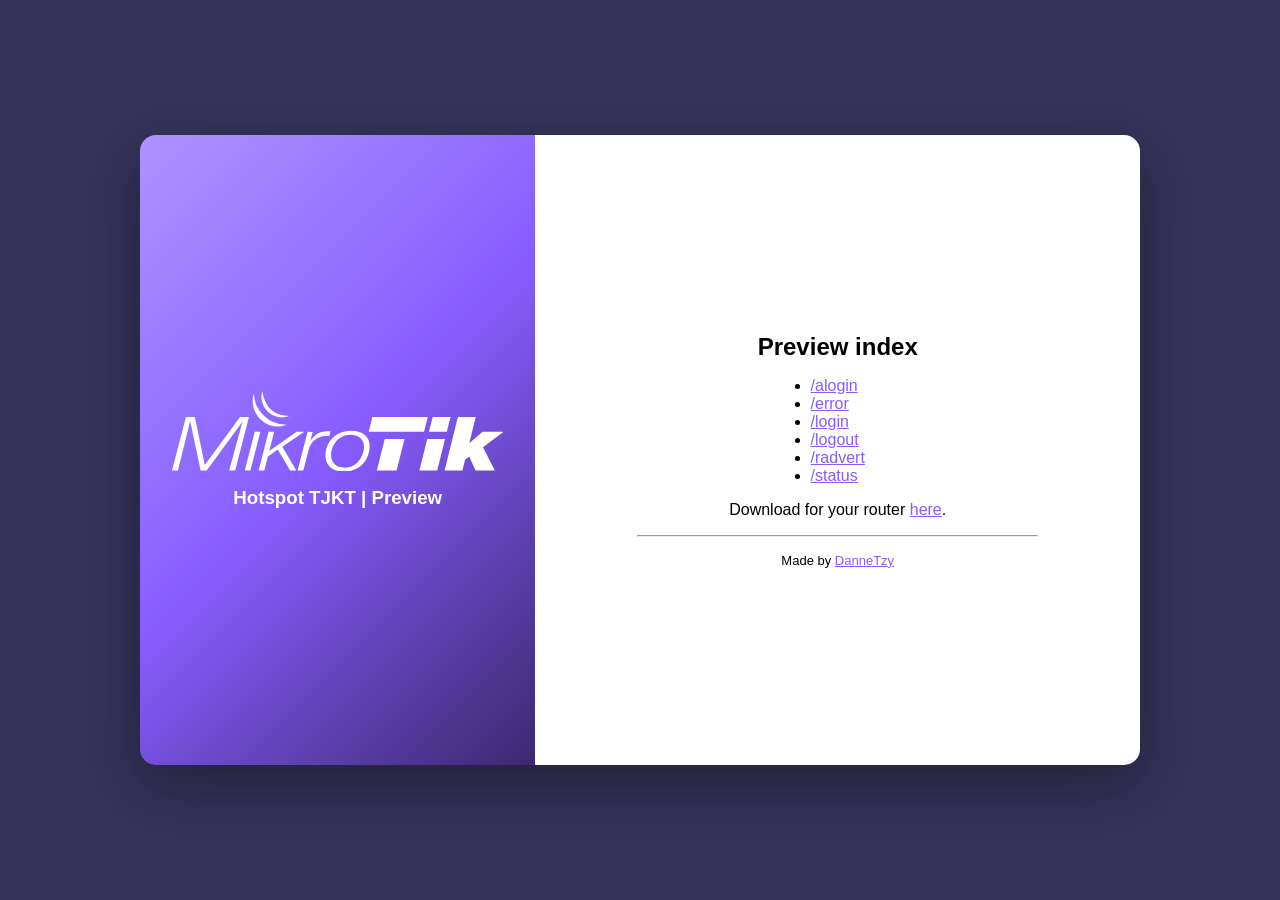
<file: index.html>
<!DOCTYPE html>
<html lang="en">
<head>
  <meta charset="UTF-8">
  <meta name="viewport" content="width=device-width, initial-scale=1.0">
  <title>Preview Index</title>
  <link rel="stylesheet" href="css/style.css">
  <style>
    hr {
      width: 100%;
    }
    footer {
      font-size: small;
    }
  </style>
</head>
<body>
  <main class="main">
    <div class="flex-wrap">
      <div class="logo-wrapper">
        <svg class="logo" data-name="Layer 1" xmlns="http://www.w3.org/2000/svg" viewBox="0 0 174 42">
          <path fill="#fff" d="M7.32 13.66L0 41.74 3.12 41.74 9.49 15.94 9.58 15.94 15.01 41.74 18.22 41.74 36.86 16.34 36.95 16.34 30.02 41.74 33.18 41.74 40.4 13.66 35.73 13.66 17.23 38.87 11.99 13.66 7.32 13.66zM43.43 21.45L38.19 41.74 41.16 41.74 46.4 21.45 43.43 21.45zM50.68 21.45L45.5 41.74 48.47 41.74 50.36 34.39 55.55 30.77 62.02 41.74 65.27 41.74 57.91 29.28 69.43 21.45 65.46 21.45 51.21 31.36 51.12 31.28 53.66 21.45 50.68 21.45z" />
          <path d="M71.18 21.45L65.94 41.74h3l2.74-10.62c1-3.81 3.82-7.39 9.16-7.47.56 0 1.13 0 1.7 0l.66-2.48c-.52 0-1.09 0-1.61 0-4.34 0-6.94 2-8.82 5h-.1l1.23-4.68zM103.8 28.8c0-5-4-7.94-9.63-7.94-8.69 0-13.59 6.37-13.59 13 0 5.07 3.44 8.45 9.72 8.45 9 0 13.5-6.68 13.5-13.53m-3 .52c0 4.72-3.44 10.93-9.95 10.93-5 0-7.32-2.68-7.32-6.61 0-4.76 3.59-10.7 10.1-10.7 4.77 0 7.17 2.6 7.17 6.38M132.33 21.43L134.26 13.66 105.19 13.66 103.27 21.45 112.59 21.45 112.59 21.45 122.99 21.45 122.99 21.45 132.33 21.43zM111.67 25.17L107.55 41.74 117.93 41.74 122.06 25.17 122.06 25.16 111.67 25.16 111.67 25.17zM134 25.17l-4.11 16.57h9.35l4.1-16.57zm10.28-3.73l1.94-7.78h-9.34l-2 7.79zM150.09 13.66L143.11 41.74 152.45 41.74 153.91 35.92 156.04 34.34 159.34 41.74 169.49 41.74 163.26 29.55 174.26 21.33 163.07 21.33 156.18 27.3 156.09 27.3 159.44 13.66 150.09 13.66zM47.45 0c1.14 7.93 5.39 12.74 14.07 13.14A10.69 10.69 0 0 1 47.45 0" fill="#fff" fill-rule="evenodd" />
          <path d="M42.91,1.4c.1,0,.11,0,.12.11A16.55,16.55,0,0,0,48.26,13a16.6,16.6,0,0,0,12,4.66c-10,4-20.55-5.6-17.33-16.28" fill="#fff" fill-rule="evenodd" />
        </svg>
        <h3>Hotspot TJKT | Preview</h3>
      </div>
      <div class="form">
        <div class="fix">
          <h2>Preview index</h2>
          <ul>
            <li><a href="alogin.html">/alogin</a></li>
            <li><a href="error.html">/error</a></li>
            <li><a href="login.html">/login</a></li>
            <li><a href="logout.html">/logout</a></li>
            <li><a href="radvert.html">/radvert</a></li>
            <li><a href="status.html">/status</a></li>
          </ul>
          <p>Download for your router <a href="https://www.github.com/dannetzy/hotspot-login">here</a>.</p>
          <hr>
          <footer>Made by <a href="https://www.github.com/dannetzy">DanneTzy</a></footer>
        </div>
      </div>
    </div>
  </main>
</body>
</html>
</file>
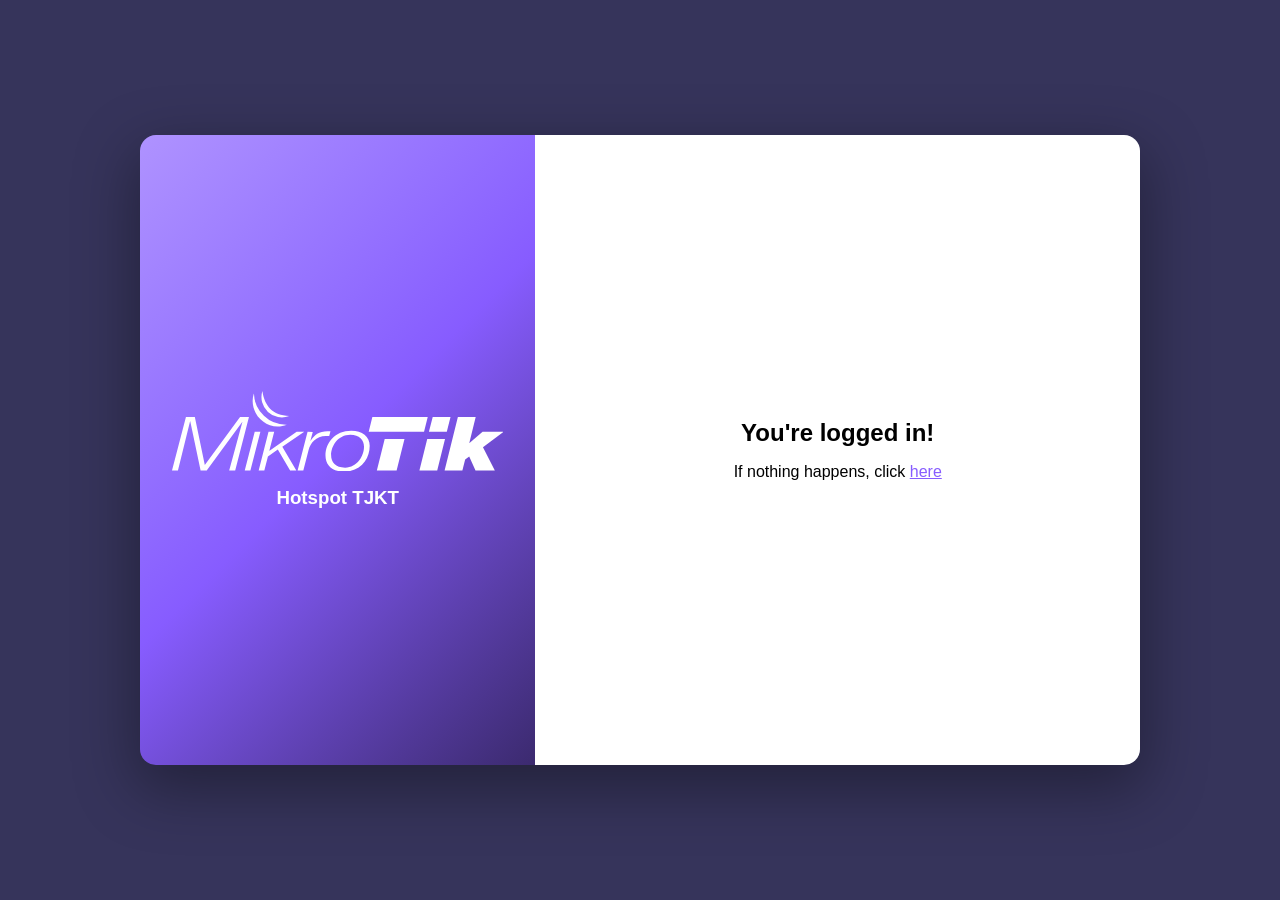
<file: alogin.html>
<!DOCTYPE html>
<html lang="en">
<head>
  <meta charset="UTF-8">
  <meta http-equiv="pragma" content="no-cache">
  <meta http-equiv="expires" content="-1">
  <meta name="viewport" content="width=device-width, initial-scale=1.0">
  <title>Internet hotspot - Redirect</title>
  <link rel="stylesheet" href="css/style.css">
  <style>
    .fix {
      display: flex;
      justify-content: center;
      align-items: center;
      flex-direction: column;
      gap: 1rem;
      height: 546px;
    }
  </style>
</head>
<body>
  <div class="main">
    <div class="flex-wrap">
      <div class="logo-wrapper">
        <svg class="logo" data-name="Layer 1" xmlns="http://www.w3.org/2000/svg" viewBox="0 0 174 42">
          <path fill="#fff" d="M7.32 13.66L0 41.74 3.12 41.74 9.49 15.94 9.58 15.94 15.01 41.74 18.22 41.74 36.86 16.34 36.95 16.34 30.02 41.74 33.18 41.74 40.4 13.66 35.73 13.66 17.23 38.87 11.99 13.66 7.32 13.66zM43.43 21.45L38.19 41.74 41.16 41.74 46.4 21.45 43.43 21.45zM50.68 21.45L45.5 41.74 48.47 41.74 50.36 34.39 55.55 30.77 62.02 41.74 65.27 41.74 57.91 29.28 69.43 21.45 65.46 21.45 51.21 31.36 51.12 31.28 53.66 21.45 50.68 21.45z" />
          <path d="M71.18 21.45L65.94 41.74h3l2.74-10.62c1-3.81 3.82-7.39 9.16-7.47.56 0 1.13 0 1.7 0l.66-2.48c-.52 0-1.09 0-1.61 0-4.34 0-6.94 2-8.82 5h-.1l1.23-4.68zM103.8 28.8c0-5-4-7.94-9.63-7.94-8.69 0-13.59 6.37-13.59 13 0 5.07 3.44 8.45 9.72 8.45 9 0 13.5-6.68 13.5-13.53m-3 .52c0 4.72-3.44 10.93-9.95 10.93-5 0-7.32-2.68-7.32-6.61 0-4.76 3.59-10.7 10.1-10.7 4.77 0 7.17 2.6 7.17 6.38M132.33 21.43L134.26 13.66 105.19 13.66 103.27 21.45 112.59 21.45 112.59 21.45 122.99 21.45 122.99 21.45 132.33 21.43zM111.67 25.17L107.55 41.74 117.93 41.74 122.06 25.17 122.06 25.16 111.67 25.16 111.67 25.17zM134 25.17l-4.11 16.57h9.35l4.1-16.57zm10.28-3.73l1.94-7.78h-9.34l-2 7.79zM150.09 13.66L143.11 41.74 152.45 41.74 153.91 35.92 156.04 34.34 159.34 41.74 169.49 41.74 163.26 29.55 174.26 21.33 163.07 21.33 156.18 27.3 156.09 27.3 159.44 13.66 150.09 13.66zM47.45 0c1.14 7.93 5.39 12.74 14.07 13.14A10.69 10.69 0 0 1 47.45 0" fill="#fff" fill-rule="evenodd" />
          <path d="M42.91,1.4c.1,0,.11,0,.12.11A16.55,16.55,0,0,0,48.26,13a16.6,16.6,0,0,0,12,4.66c-10,4-20.55-5.6-17.33-16.28" fill="#fff" fill-rule="evenodd" />
        </svg>
        <h3>Hotspot TJKT</h3>
      </div>
      <div class="form">
        <div class="fix">
          <h2>You're logged in!</h2>
          <p>If nothing happens, click <a href="status.html">here</a></p>
        </div>
      </div>
    </div>
  </div>
</body>
</html>
</file>
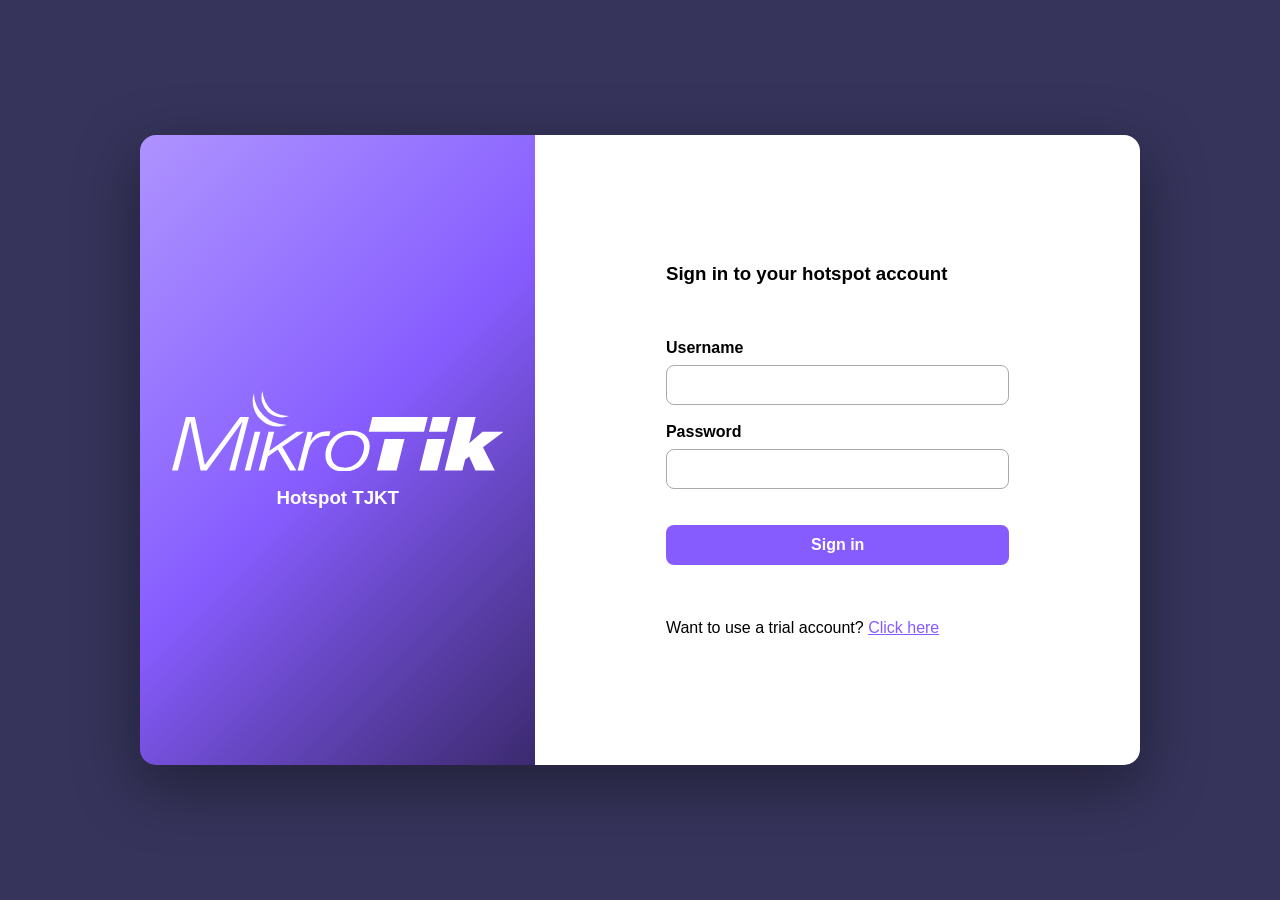
<file: login.html>
<!DOCTYPE html>
<html lang="en">
<head>
  <meta charset="UTF-8">
  <meta http-equiv="pragma" content="no-cache" />
  <meta http-equiv="expires" content="-1" />
  <meta name="viewport" content="width=device-width, initial-scale=1.0">
  <title>Internet hotspot - Log in</title>
  <link rel="stylesheet" href="css/style.css">
</head>
<body>
  <div class="main">
    <div class="flex-wrap">
      <div class="logo-wrapper">
        <svg class="logo" data-name="Layer 1" xmlns="http://www.w3.org/2000/svg" viewBox="0 0 174 42">
          <path fill="#fff" d="M7.32 13.66L0 41.74 3.12 41.74 9.49 15.94 9.58 15.94 15.01 41.74 18.22 41.74 36.86 16.34 36.95 16.34 30.02 41.74 33.18 41.74 40.4 13.66 35.73 13.66 17.23 38.87 11.99 13.66 7.32 13.66zM43.43 21.45L38.19 41.74 41.16 41.74 46.4 21.45 43.43 21.45zM50.68 21.45L45.5 41.74 48.47 41.74 50.36 34.39 55.55 30.77 62.02 41.74 65.27 41.74 57.91 29.28 69.43 21.45 65.46 21.45 51.21 31.36 51.12 31.28 53.66 21.45 50.68 21.45z" />
          <path d="M71.18 21.45L65.94 41.74h3l2.74-10.62c1-3.81 3.82-7.39 9.16-7.47.56 0 1.13 0 1.7 0l.66-2.48c-.52 0-1.09 0-1.61 0-4.34 0-6.94 2-8.82 5h-.1l1.23-4.68zM103.8 28.8c0-5-4-7.94-9.63-7.94-8.69 0-13.59 6.37-13.59 13 0 5.07 3.44 8.45 9.72 8.45 9 0 13.5-6.68 13.5-13.53m-3 .52c0 4.72-3.44 10.93-9.95 10.93-5 0-7.32-2.68-7.32-6.61 0-4.76 3.59-10.7 10.1-10.7 4.77 0 7.17 2.6 7.17 6.38M132.33 21.43L134.26 13.66 105.19 13.66 103.27 21.45 112.59 21.45 112.59 21.45 122.99 21.45 122.99 21.45 132.33 21.43zM111.67 25.17L107.55 41.74 117.93 41.74 122.06 25.17 122.06 25.16 111.67 25.16 111.67 25.17zM134 25.17l-4.11 16.57h9.35l4.1-16.57zm10.28-3.73l1.94-7.78h-9.34l-2 7.79zM150.09 13.66L143.11 41.74 152.45 41.74 153.91 35.92 156.04 34.34 159.34 41.74 169.49 41.74 163.26 29.55 174.26 21.33 163.07 21.33 156.18 27.3 156.09 27.3 159.44 13.66 150.09 13.66zM47.45 0c1.14 7.93 5.39 12.74 14.07 13.14A10.69 10.69 0 0 1 47.45 0" fill="#fff" fill-rule="evenodd" />
          <path d="M42.91,1.4c.1,0,.11,0,.12.11A16.55,16.55,0,0,0,48.26,13a16.6,16.6,0,0,0,12,4.66c-10,4-20.55-5.6-17.33-16.28" fill="#fff" fill-rule="evenodd" />
        </svg>
        <h3>Hotspot TJKT</h3>
      </div>
      <div class="form">
        <form name="login" action="status.html" method="get">
          <h3 class="info">Sign in to your hotspot account</h3>
          <br><br><br>
          <label for="username" class="input-label">
            Username
            <input name="username" type="text">
          </label>
          <br>
          <label for="password" class="input-label">
            Password
            <input name="password" type="password">
          </label>
          <br><br>
          <input type="submit" value="Sign in" class="submit">
          <br><br><br><br>
          <p>Want to use a trial account? <a href="status.html?trial">Click here</a></p>
        </form>
      </div>
    </div>
  </div>
</body>
</html>
</file>
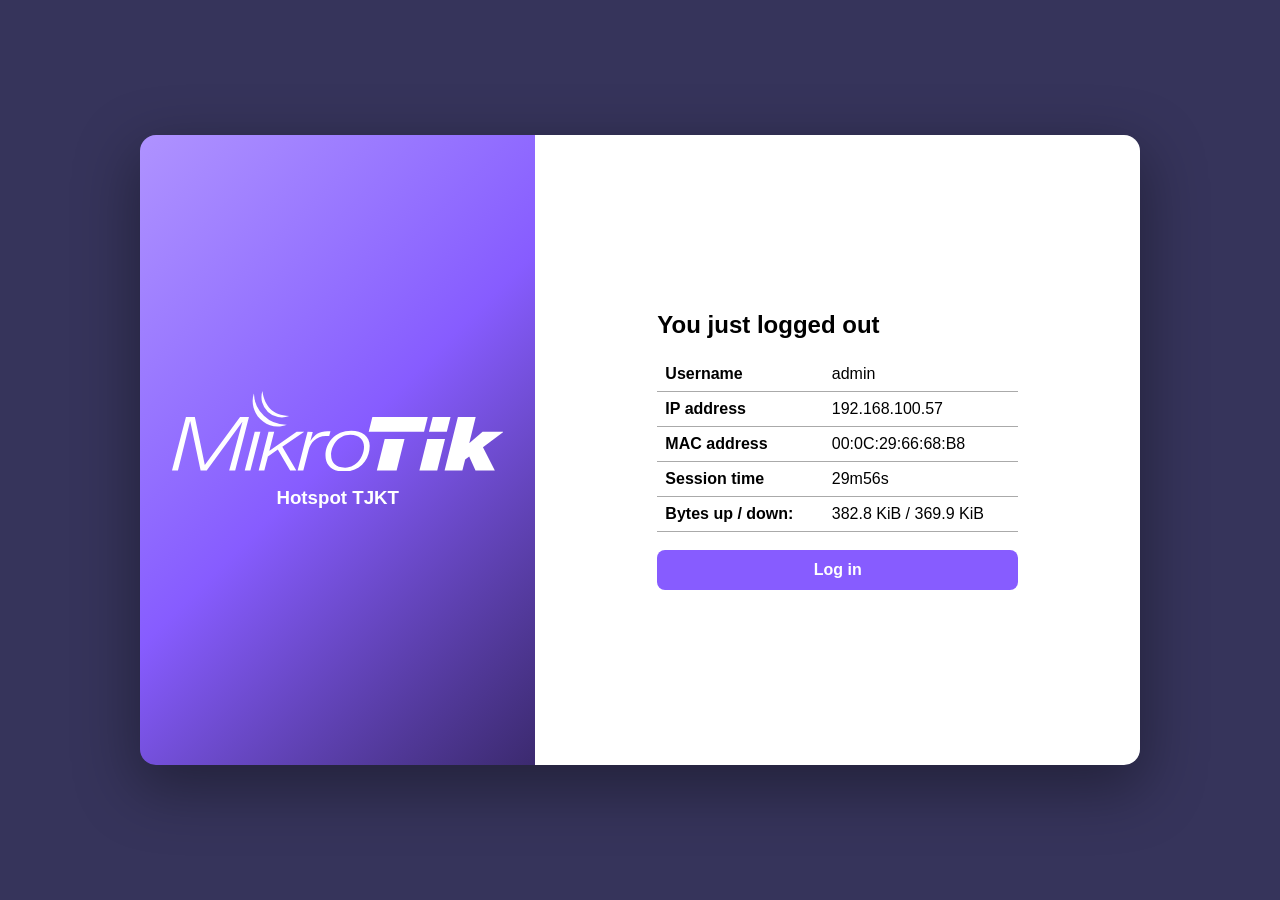
<file: logout.html>
<!DOCTYPE html>
<html lang="en">
<head>
  <meta charset="UTF-8">
  <meta http-equiv="pragma" content="no-cache" />
  <meta http-equiv="expires" content="-1" />
  <meta name="viewport" content="width=device-width, initial-scale=1.0">
  <title>Internet hotspot - Log out</title>
  <link rel="stylesheet" href="css/style.css">
  <style>
    .fix {
      display: flex;
      justify-content: center;
      align-items: center;
      flex-direction: column;
      gap: 1rem;
      height: 546px;
    }
    form {
      width: 90% !important;
    }
  </style>
</head>
<body>
  <div class="main">
    <div class="flex-wrap">
      <div class="logo-wrapper">
        <svg class="logo" data-name="Layer 1" xmlns="http://www.w3.org/2000/svg" viewBox="0 0 174 42">
          <path fill="#fff" d="M7.32 13.66L0 41.74 3.12 41.74 9.49 15.94 9.58 15.94 15.01 41.74 18.22 41.74 36.86 16.34 36.95 16.34 30.02 41.74 33.18 41.74 40.4 13.66 35.73 13.66 17.23 38.87 11.99 13.66 7.32 13.66zM43.43 21.45L38.19 41.74 41.16 41.74 46.4 21.45 43.43 21.45zM50.68 21.45L45.5 41.74 48.47 41.74 50.36 34.39 55.55 30.77 62.02 41.74 65.27 41.74 57.91 29.28 69.43 21.45 65.46 21.45 51.21 31.36 51.12 31.28 53.66 21.45 50.68 21.45z" />
          <path d="M71.18 21.45L65.94 41.74h3l2.74-10.62c1-3.81 3.82-7.39 9.16-7.47.56 0 1.13 0 1.7 0l.66-2.48c-.52 0-1.09 0-1.61 0-4.34 0-6.94 2-8.82 5h-.1l1.23-4.68zM103.8 28.8c0-5-4-7.94-9.63-7.94-8.69 0-13.59 6.37-13.59 13 0 5.07 3.44 8.45 9.72 8.45 9 0 13.5-6.68 13.5-13.53m-3 .52c0 4.72-3.44 10.93-9.95 10.93-5 0-7.32-2.68-7.32-6.61 0-4.76 3.59-10.7 10.1-10.7 4.77 0 7.17 2.6 7.17 6.38M132.33 21.43L134.26 13.66 105.19 13.66 103.27 21.45 112.59 21.45 112.59 21.45 122.99 21.45 122.99 21.45 132.33 21.43zM111.67 25.17L107.55 41.74 117.93 41.74 122.06 25.17 122.06 25.16 111.67 25.16 111.67 25.17zM134 25.17l-4.11 16.57h9.35l4.1-16.57zm10.28-3.73l1.94-7.78h-9.34l-2 7.79zM150.09 13.66L143.11 41.74 152.45 41.74 153.91 35.92 156.04 34.34 159.34 41.74 169.49 41.74 163.26 29.55 174.26 21.33 163.07 21.33 156.18 27.3 156.09 27.3 159.44 13.66 150.09 13.66zM47.45 0c1.14 7.93 5.39 12.74 14.07 13.14A10.69 10.69 0 0 1 47.45 0" fill="#fff" fill-rule="evenodd" />
          <path d="M42.91,1.4c.1,0,.11,0,.12.11A16.55,16.55,0,0,0,48.26,13a16.6,16.6,0,0,0,12,4.66c-10,4-20.55-5.6-17.33-16.28" fill="#fff" fill-rule="evenodd" />
        </svg>
          <h3>Hotspot TJKT</h3>
      </div>
      <div class="form">
        <div class="fix">
          <form action="login.html" name="login">
            <h2>You just logged out</h2>
            <br>
            <table>  
                <tr><th>Username</th><td>admin</td></tr>
                <tr><th>IP address</th><td>192.168.100.57</td></tr>
                <tr><th>MAC address</th><td>00:0C:29:66:68:B8</td></tr>
                <tr><th>Session time</th><td>29m56s</td></tr>
                <tr><th>Bytes up / down:</th><td>382.8 KiB / 369.9 KiB</td></tr>
            </table>
            <br>
            <input type="submit" value="Log in" class="submit">
          </form>
        </div>
      </div>
    </div>
  </div>
</body>
</html>
</file>
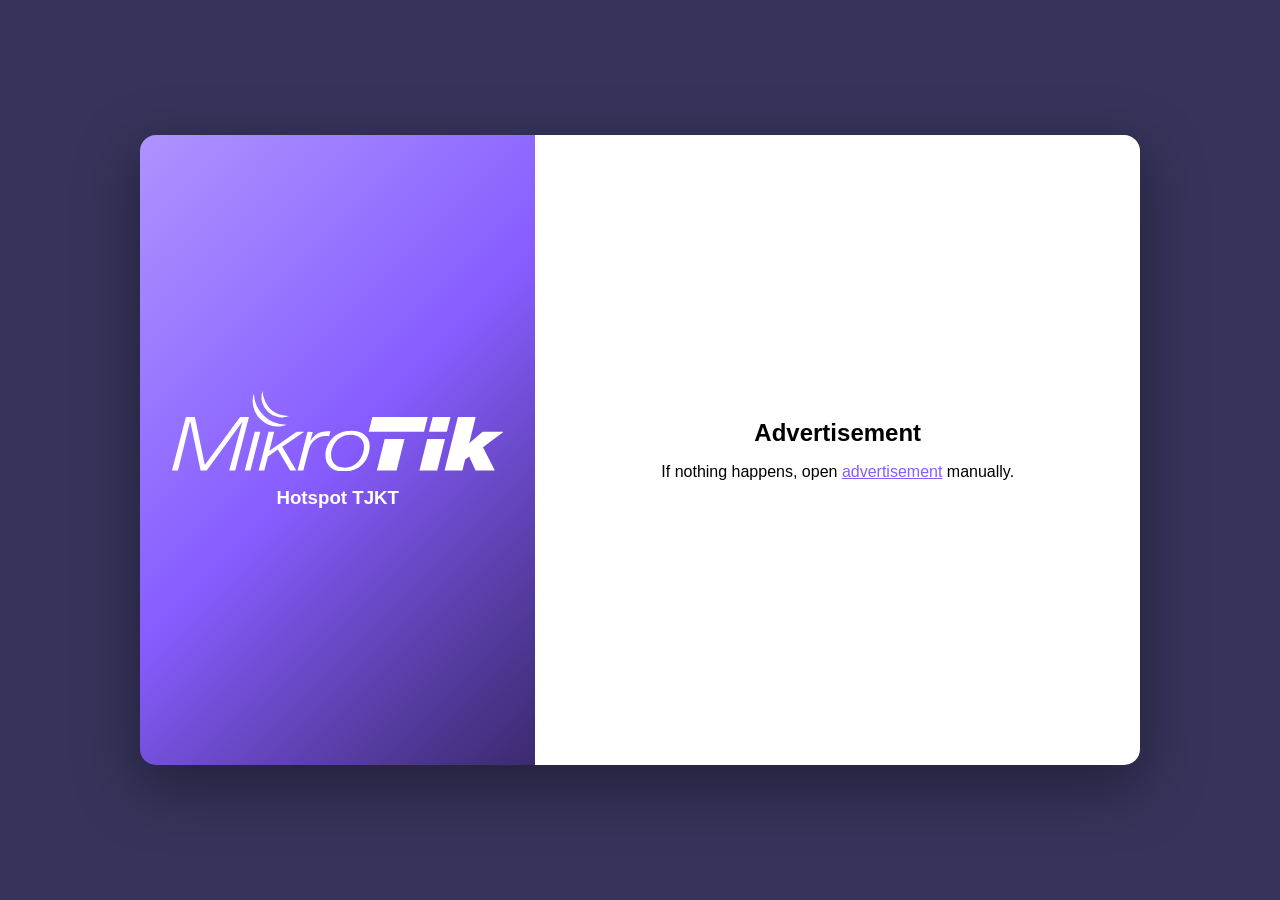
<file: radvert.html>
<!DOCTYPE html>
<html lang="en">
<head>
  <meta charset="UTF-8">
  <meta http-equiv="pragma" content="no-cache">
  <meta http-equiv="expires" content="-1">
  <meta name="viewport" content="width=device-width, initial-scale=1.0">
  <title>Internet hotspot - Advertisement</title>
  <link rel="stylesheet" href="css/style.css">
  <style>
    .fix {
      display: flex;
      justify-content: center;
      align-items: center;
      flex-direction: column;
      gap: 1rem;
      height: 546px;
    }
  </style>
</head>
<body>
  <div class="main">
    <div class="flex-wrap">
      <div class="logo-wrapper">
        <svg class="logo" data-name="Layer 1" xmlns="http://www.w3.org/2000/svg" viewBox="0 0 174 42">
          <path fill="#fff" d="M7.32 13.66L0 41.74 3.12 41.74 9.49 15.94 9.58 15.94 15.01 41.74 18.22 41.74 36.86 16.34 36.95 16.34 30.02 41.74 33.18 41.74 40.4 13.66 35.73 13.66 17.23 38.87 11.99 13.66 7.32 13.66zM43.43 21.45L38.19 41.74 41.16 41.74 46.4 21.45 43.43 21.45zM50.68 21.45L45.5 41.74 48.47 41.74 50.36 34.39 55.55 30.77 62.02 41.74 65.27 41.74 57.91 29.28 69.43 21.45 65.46 21.45 51.21 31.36 51.12 31.28 53.66 21.45 50.68 21.45z" />
          <path d="M71.18 21.45L65.94 41.74h3l2.74-10.62c1-3.81 3.82-7.39 9.16-7.47.56 0 1.13 0 1.7 0l.66-2.48c-.52 0-1.09 0-1.61 0-4.34 0-6.94 2-8.82 5h-.1l1.23-4.68zM103.8 28.8c0-5-4-7.94-9.63-7.94-8.69 0-13.59 6.37-13.59 13 0 5.07 3.44 8.45 9.72 8.45 9 0 13.5-6.68 13.5-13.53m-3 .52c0 4.72-3.44 10.93-9.95 10.93-5 0-7.32-2.68-7.32-6.61 0-4.76 3.59-10.7 10.1-10.7 4.77 0 7.17 2.6 7.17 6.38M132.33 21.43L134.26 13.66 105.19 13.66 103.27 21.45 112.59 21.45 112.59 21.45 122.99 21.45 122.99 21.45 132.33 21.43zM111.67 25.17L107.55 41.74 117.93 41.74 122.06 25.17 122.06 25.16 111.67 25.16 111.67 25.17zM134 25.17l-4.11 16.57h9.35l4.1-16.57zm10.28-3.73l1.94-7.78h-9.34l-2 7.79zM150.09 13.66L143.11 41.74 152.45 41.74 153.91 35.92 156.04 34.34 159.34 41.74 169.49 41.74 163.26 29.55 174.26 21.33 163.07 21.33 156.18 27.3 156.09 27.3 159.44 13.66 150.09 13.66zM47.45 0c1.14 7.93 5.39 12.74 14.07 13.14A10.69 10.69 0 0 1 47.45 0" fill="#fff" fill-rule="evenodd" />
          <path d="M42.91,1.4c.1,0,.11,0,.12.11A16.55,16.55,0,0,0,48.26,13a16.6,16.6,0,0,0,12,4.66c-10,4-20.55-5.6-17.33-16.28" fill="#fff" fill-rule="evenodd" />
        </svg>
        <h3>Hotspot TJKT</h3>
      </div>
      <div class="form">
        <div class="fix">
          <h2>Advertisement</h2>
          <p class="info">If nothing happens, open <a href="$(link-redirect)" target="hotspot_advert">advertisement</a> manually.</p>
        </div>
      </div>
    </div>
  </div>
</body>
</html>
</file>
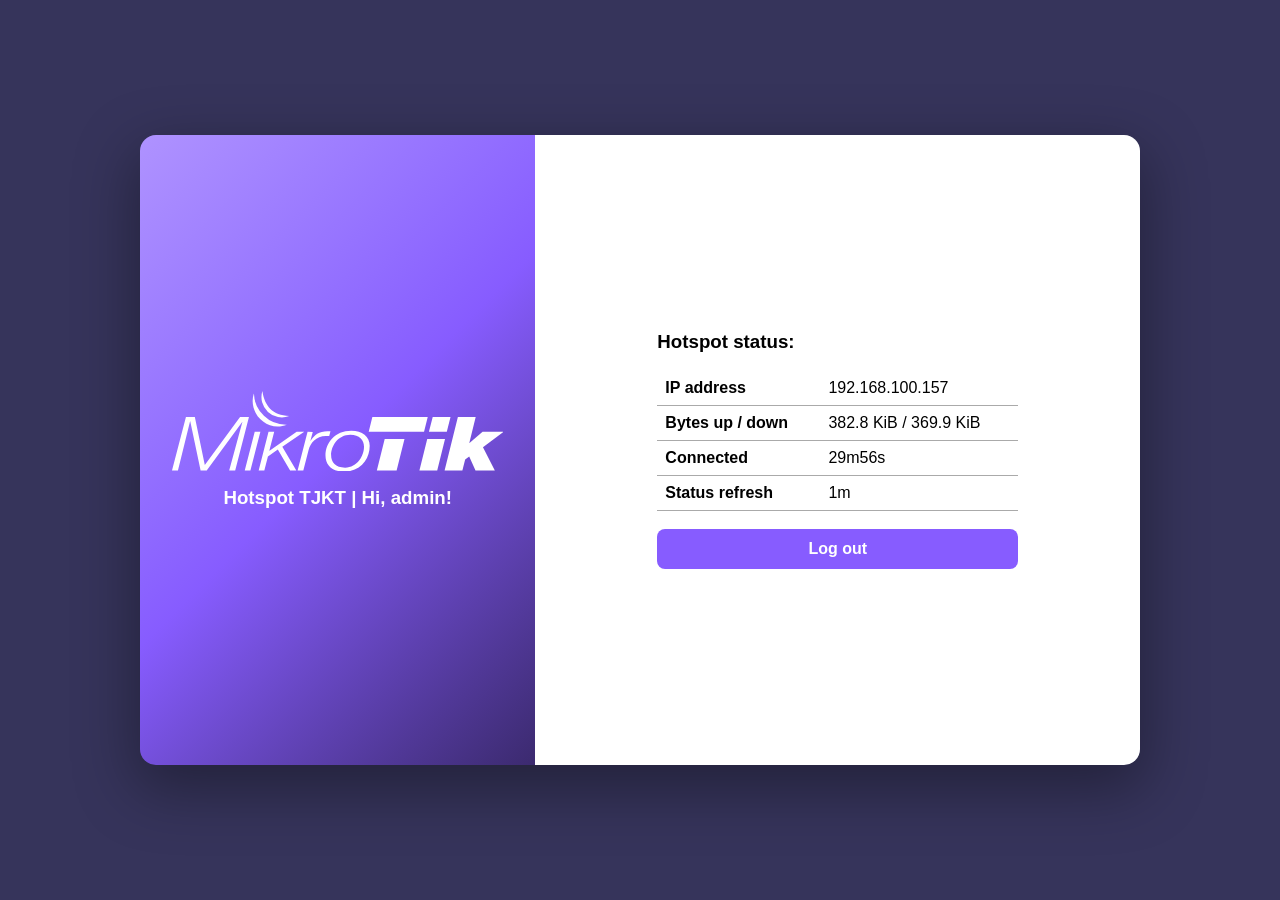
<file: status.html>
<!DOCTYPE html>
<html lang="en">
<head>
  <meta charset="UTF-8">
  <meta http-equiv="pragma" content="no-cache" />
  <meta http-equiv="expires" content="-1" />
  <meta name="viewport" content="width=device-width, initial-scale=1.0">
  <title>Internet hotspot - Status</title>
  <link rel="stylesheet" href="css/style.css">
  <style>
    .fix {
      display: flex;
      justify-content: center;
      align-items: center;
      flex-direction: column;
      gap: 1rem;
      height: 546px;
    }
    form {
      width: 90% !important;
    }
  </style>
</head>
<body>
  <div class="main">
    <div class="flex-wrap">
      <div class="logo-wrapper">
        <svg class="logo" data-name="Layer 1" xmlns="http://www.w3.org/2000/svg" viewBox="0 0 174 42">
          <path fill="#fff" d="M7.32 13.66L0 41.74 3.12 41.74 9.49 15.94 9.58 15.94 15.01 41.74 18.22 41.74 36.86 16.34 36.95 16.34 30.02 41.74 33.18 41.74 40.4 13.66 35.73 13.66 17.23 38.87 11.99 13.66 7.32 13.66zM43.43 21.45L38.19 41.74 41.16 41.74 46.4 21.45 43.43 21.45zM50.68 21.45L45.5 41.74 48.47 41.74 50.36 34.39 55.55 30.77 62.02 41.74 65.27 41.74 57.91 29.28 69.43 21.45 65.46 21.45 51.21 31.36 51.12 31.28 53.66 21.45 50.68 21.45z" />
          <path d="M71.18 21.45L65.94 41.74h3l2.74-10.62c1-3.81 3.82-7.39 9.16-7.47.56 0 1.13 0 1.7 0l.66-2.48c-.52 0-1.09 0-1.61 0-4.34 0-6.94 2-8.82 5h-.1l1.23-4.68zM103.8 28.8c0-5-4-7.94-9.63-7.94-8.69 0-13.59 6.37-13.59 13 0 5.07 3.44 8.45 9.72 8.45 9 0 13.5-6.68 13.5-13.53m-3 .52c0 4.72-3.44 10.93-9.95 10.93-5 0-7.32-2.68-7.32-6.61 0-4.76 3.59-10.7 10.1-10.7 4.77 0 7.17 2.6 7.17 6.38M132.33 21.43L134.26 13.66 105.19 13.66 103.27 21.45 112.59 21.45 112.59 21.45 122.99 21.45 122.99 21.45 132.33 21.43zM111.67 25.17L107.55 41.74 117.93 41.74 122.06 25.17 122.06 25.16 111.67 25.16 111.67 25.17zM134 25.17l-4.11 16.57h9.35l4.1-16.57zm10.28-3.73l1.94-7.78h-9.34l-2 7.79zM150.09 13.66L143.11 41.74 152.45 41.74 153.91 35.92 156.04 34.34 159.34 41.74 169.49 41.74 163.26 29.55 174.26 21.33 163.07 21.33 156.18 27.3 156.09 27.3 159.44 13.66 150.09 13.66zM47.45 0c1.14 7.93 5.39 12.74 14.07 13.14A10.69 10.69 0 0 1 47.45 0" fill="#fff" fill-rule="evenodd" />
          <path d="M42.91,1.4c.1,0,.11,0,.12.11A16.55,16.55,0,0,0,48.26,13a16.6,16.6,0,0,0,12,4.66c-10,4-20.55-5.6-17.33-16.28" fill="#fff" fill-rule="evenodd" />
        </svg>
          <h3>Hotspot TJKT | <span class="greets"></span></h3>
          <script>
            const params = new URLSearchParams(window.location.search);
            const greets = document.querySelector('.greets');

            if (params.has('trial')) {
              greets.textContent = 'Hi, trial user!';
            } else if (params.has('username') && params.get('username') !== '') {
              greets.textContent = `Hi, ${params.get('username')}!`;
            } else {
              greets.textContent = 'Hi, admin!';
            }
          </script>
      </div>
      <div class="form">
        <div class="fix">
          <form action="logout.html" name="logout" method="get">
            <h3>Hotspot status:</h3>
            <br>
            <table>
              <tr>
                <th>IP address</th>
                <td>192.168.100.157</td>
              </tr>
              <tr>
                <th>Bytes up / down</th>
                <td>382.8 KiB / 369.9 KiB</td>
              </tr>
              <tr>
                <th>Connected</th>
                <td>29m56s</td>
              </tr>
              <tr>
                <th>Status refresh</th>
                <td>1m</td>
              </tr>
            </table>
            <br>
            <input type="submit" value="Log out" class="submit">
          </form>
        </div>
      </div>
    </div>
  </div>
</body>
</html>
</file>
<file: css/style.css>
:root {
  --main-color: #875cff;
  --bg-color: #36345b;
  --big-border-radius: 16px;
  --small-border-radius: calc(var(--big-border-radius) / 2);
}

* {
  box-sizing: border-box;
  margin: 0;
  padding: 0;
}

.icon {
  height: 1rem;
}

.logo {
  height: 5rem;
}

a, body, div, form, html, img, input, label, p, span {
  margin: 0;
  padding: 0;
  border: 0;
  font-family: sans-serif, Arial;
}

html, body {
  min-height: 100%;
}

body {
  background-color: var(--bg-color);
}

.main {
  display: flex;
  justify-content: center;
  align-items: center;
  height: 100vh;
  flex-direction: column;
}

.flex-wrap {
  display: flex;
  height: 70%;
  margin: 1rem;
  width: min(90vw, 1000px);
  box-shadow: 0px 20px 60px 5px rgba(0,0,0,0.35);
  border-radius: var(--big-border-radius);
}

.logo-wrapper {
  background: linear-gradient(135deg, color-mix(in srgb, var(--main-color) 80%, white 40%), var(--main-color), color-mix(in srgb, var(--main-color) 40%, black 50%));
  height: 100%;
  border-radius: var(--big-border-radius) 0 0 var(--big-border-radius);
  padding: 2rem;
  display: flex;
  flex-direction: column;
  align-items: center;
  justify-content: center;
  color: white;
  gap: 1rem;
}

.form {
  background-color: white;
  border-radius: 0 var(--big-border-radius) var(--big-border-radius) 0;
  display: flex;
  align-items: center;
  justify-content: center;
  padding: 1rem;
  width: 100%;
  min-height: 500px;
}

.form form {
  width: 60%;
}

.input-label {
  display: flex;
  flex-direction: column;
  font-weight: bold;
  gap: 0.5rem;
}

.input-label input:is([type="text"], [type="password"]) {
  border: 1px solid #aaa;
  border-radius: var(--small-border-radius);
  height: 2.5rem;
  padding-left: 8px;
  font-size: 1rem;
  &:focus {
    outline: 2px solid var(--main-color);
  }
}

.submit {
  background-color: var(--main-color);
  color: white;
  height: 2.5rem;
  width: 100%;
  border-radius: var(--small-border-radius);
  font-size: 1rem;
  font-weight: bold;
  &:hover {
    background-color: color-mix(in srgb, var(--main-color) 80%, white 10%);
    cursor: pointer;
  }
  &:active {
    background-color: color-mix(in srgb, var(--main-color) 80%, black 10%);
  }
}

a, a:visited {
  color: var(--main-color);
  &:hover {
    text-decoration: none;
  }
  &:active {
    text-decoration: underline;
  }
}

@media screen and (max-width: 800px) {
  .flex-wrap {
    flex-direction: column;
  }
  .logo-wrapper {
    border-radius: var(--big-border-radius) var(--big-border-radius) 0 0;
  }
  .form {
    border-radius: 0 0 var(--big-border-radius) var(--big-border-radius);
  }
}

.info.alert {
  color: lightcoral;
}

table {
  border-collapse: collapse;
  width: 100%;
}

th {
  text-align: left;
}

th, td {
  padding: 8px;
}

tr {
  border-bottom: 1px solid #aaa;
}

.fix {
  display: flex;
  justify-content: center;
  align-items: center;
  flex-direction: column;
  gap: 1rem;
  width: min(70%, 560px);
}
</file>
